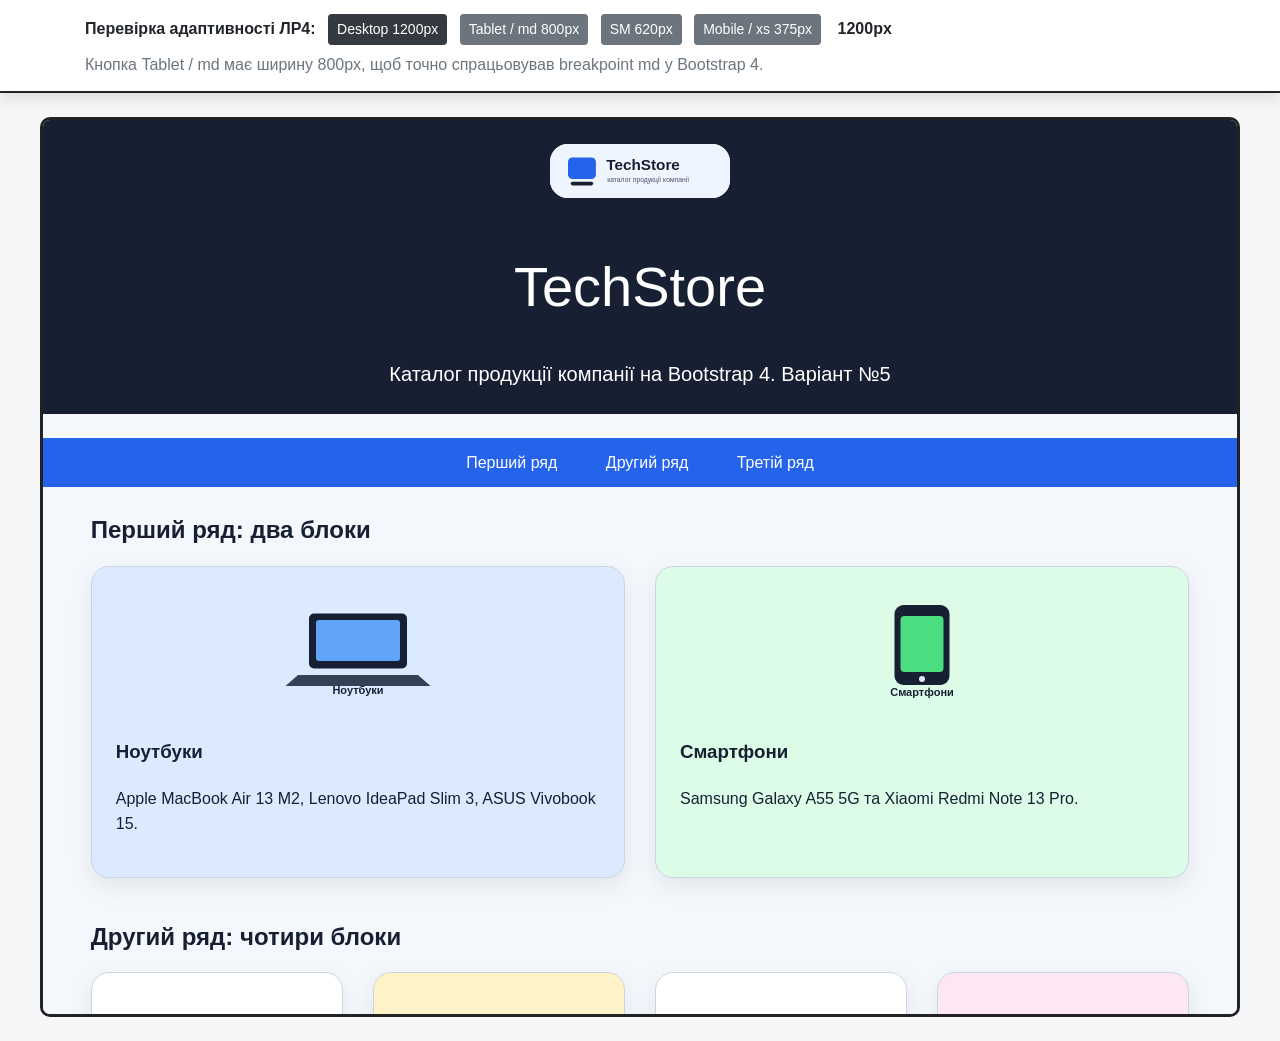
<file: index.html>
<!DOCTYPE html>
<html lang="uk">
<head>
  <meta charset="UTF-8">
  <meta name="viewport" content="width=device-width, initial-scale=1.0">
  <title>Перевірка адаптивності TechStore</title>
  <link rel="stylesheet" href="https://stackpath.bootstrapcdn.com/bootstrap/4.5.2/css/bootstrap.min.css">
  <style>
    body {
      background: #f4f6f8;
      font-family: Arial, sans-serif;
    }
    .tools {
      position: sticky;
      top: 0;
      z-index: 1000;
      background: #ffffff;
      border-bottom: 2px solid #222;
      box-shadow: 0 4px 16px rgba(0,0,0,.12);
      padding: 14px 0;
    }
    .preview-wrap {
      width: 100%;
      overflow-x: auto;
      padding: 24px 0;
    }
    .preview-frame {
      display: block;
      width: 1200px;
      height: 900px;
      margin: 0 auto;
      border: 3px solid #222;
      border-radius: 10px;
      background: #fff;
      transition: width .25s ease;
    }
    .label-size {
      font-weight: 700;
      margin-left: 12px;
    }
  </style>
</head>
<body>
  <div class="tools">
    <div class="container">
      <strong>Перевірка адаптивності ЛР4:</strong>
      <button class="btn btn-dark btn-sm ml-2" onclick="setFrame(1200)">Desktop 1200px</button>
      <button class="btn btn-secondary btn-sm ml-2" onclick="setFrame(800)">Tablet / md 800px</button>
      <button class="btn btn-secondary btn-sm ml-2" onclick="setFrame(620)">SM 620px</button>
      <button class="btn btn-secondary btn-sm ml-2" onclick="setFrame(375)">Mobile / xs 375px</button>
      <span class="label-size" id="sizeLabel">1200px</span>
      <p class="mb-0 mt-2 text-muted">
        Кнопка Tablet / md має ширину 800px, щоб точно спрацьовував breakpoint md у Bootstrap 4.
      </p>
    </div>
  </div>

  <div class="preview-wrap">
    <iframe id="previewFrame" class="preview-frame" src="site.html"></iframe>
  </div>

  <script>
    function setFrame(width) {
      const frame = document.getElementById('previewFrame');
      const label = document.getElementById('sizeLabel');
      frame.style.width = width + 'px';
      label.textContent = width + 'px';
    }
  </script>
</body>
</html>
</file>
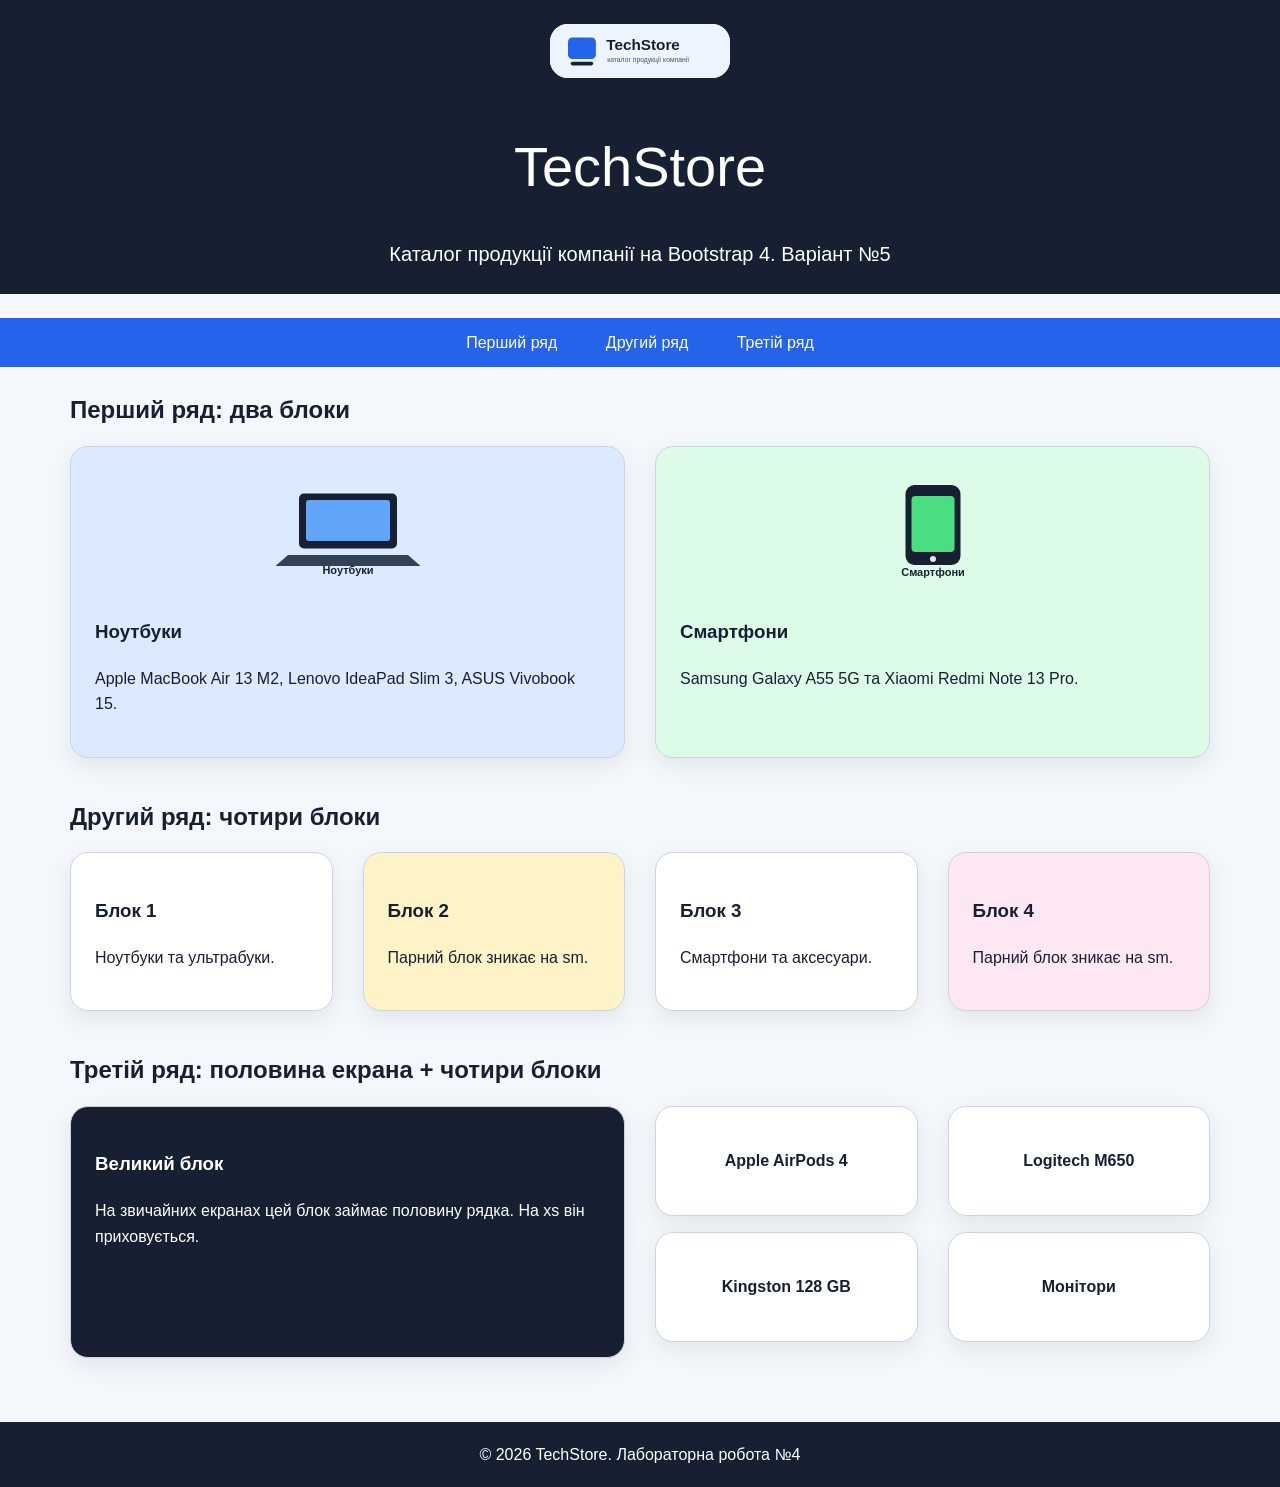
<file: site.html>
<!DOCTYPE html>
<html lang="uk">
<head>
  <meta charset="UTF-8">
  <meta name="viewport" content="width=device-width, initial-scale=1, shrink-to-fit=no">
  <meta name="description" content="Лабораторна робота №4 Bootstrap 4 TechStore">
  <meta name="keywords" content="Bootstrap 4, TechStore, Grid, адаптивність">
  <meta name="author" content="Курка Євгеній">
  <title>TechStore — Bootstrap 4</title>
  <link rel="stylesheet" href="css/bootstrap.min.css">
  <link rel="stylesheet" href="css/style.css">
</head>
<body>
<header class="page-header text-center py-4 mb-4">
  <div class="container">
    <img src="img/logo.svg" alt="TechStore">
    <h1 class="display-4">TechStore</h1>
    <p class="lead mb-0">Каталог продукції компанії на Bootstrap 4. Варіант №5</p>
  </div>
</header>
<nav class="top-nav mb-4">
  <a href="#row1">Перший ряд</a>
  <a href="#row2">Другий ряд</a>
  <a href="#row3">Третій ряд</a>
</nav>
<main class="container mb-5">
  <section id="row1" class="mb-4">
    <h2 class="h4 mb-3 section-title">Перший ряд: два блоки</h2>
    <div class="row align-items-stretch">
      <div class="col-12 col-sm-6 col-md-5 offset-md-1 col-lg-6 offset-lg-0 mb-3">
        <article class="lab-block lab-block--blue p-4 h-100">
          <img src="img/laptop.svg" alt="Ноутбуки">
          <h3>Ноутбуки</h3>
          <p>Apple MacBook Air 13 M2, Lenovo IdeaPad Slim 3, ASUS Vivobook 15.</p>
        </article>
      </div>
      <div class="col-12 col-sm-6 col-md-5 col-lg-6 mb-3">
        <article class="lab-block lab-block--green p-4 h-100">
          <img src="img/phone.svg" alt="Смартфони">
          <h3>Смартфони</h3>
          <p>Samsung Galaxy A55 5G та Xiaomi Redmi Note 13 Pro.</p>
        </article>
      </div>
    </div>
  </section>
  <section id="row2" class="mb-4">
    <h2 class="h4 mb-3 section-title">Другий ряд: чотири блоки</h2>
    <div class="row">
      <div class="col-12 col-sm-6 col-md-3 mb-3">
        <article class="lab-block p-4 h-100"><h3>Блок 1</h3><p>Ноутбуки та ультрабуки.</p></article>
      </div>
      <div class="col-12 col-sm-6 col-md-3 mb-3 d-sm-none d-md-block">
        <article class="lab-block lab-block--yellow p-4 h-100"><h3>Блок 2</h3><p>Парний блок зникає на sm.</p></article>
      </div>
      <div class="col-12 col-sm-6 col-md-3 mb-3">
        <article class="lab-block p-4 h-100"><h3>Блок 3</h3><p>Смартфони та аксесуари.</p></article>
      </div>
      <div class="col-12 col-sm-6 col-md-3 mb-3 d-sm-none d-md-block">
        <article class="lab-block lab-block--pink p-4 h-100"><h3>Блок 4</h3><p>Парний блок зникає на sm.</p></article>
      </div>
    </div>
  </section>
  <section id="row3" class="mb-4">
    <h2 class="h4 mb-3 section-title">Третій ряд: половина екрана + чотири блоки</h2>
    <div class="row">
      <div class="col-12 col-md-6 mb-3 xs-big-block">
        <article class="lab-block lab-block--dark p-4 h-100">
          <h3>Великий блок</h3>
          <p>На звичайних екранах цей блок займає половину рядка. На xs він приховується.</p>
        </article>
      </div>
      <div class="col-12 mb-3 d-block d-sm-none empty-xs">
        <div class="empty-xs"></div>
      </div>
      <div class="col-12 col-md-6 mb-3">
        <div class="row">
          <div class="col-12 col-sm-6 mb-3"><article class="lab-block small-block p-4">Apple AirPods 4</article></div>
          <div class="col-12 col-sm-6 mb-3"><article class="lab-block small-block p-4">Logitech M650</article></div>
          <div class="col-12 col-sm-6 mb-3"><article class="lab-block small-block p-4">Kingston 128 GB</article></div>
          <div class="col-12 col-sm-6 mb-3"><article class="lab-block small-block p-4">Монітори</article></div>
        </div>
      </div>
    </div>
  </section>
</main>
<footer class="footer">© 2026 TechStore. Лабораторна робота №4</footer>
<script src="js/bootstrap.bundle.min.js"></script>
</body></html>
</file>
<file: css/style.css>
*{box-sizing:border-box}body{margin:0;font-family:Arial,Verdana,sans-serif;background:#f4f7fb;color:#172033;line-height:1.6}.page-header{background:#172033;color:#fff}.page-header img{width:180px;max-width:100%;background:#fff;border-radius:18px;margin-bottom:10px}.top-nav{background:#2563eb;padding:12px;text-align:center}.top-nav a{color:#fff;text-decoration:none;margin:0 10px;padding:8px 12px;border-radius:10px}.top-nav a:hover{background:#1d4ed8;text-decoration:none}.section-title{font-weight:700;color:#172033}.lab-block{border-radius:18px;border:1px solid #cbd5e1;box-shadow:0 8px 24px rgba(15,23,42,.08);background:#fff;transition:.3s;min-height:150px}.lab-block:hover{transform:translateY(-4px)}.lab-block--blue{background:#dbeafe}.lab-block--green{background:#dcfce7}.lab-block--yellow{background:#fef3c7}.lab-block--pink{background:#fce7f3}.lab-block--dark{background:#172033;color:#fff}.lab-block img{width:100%;max-height:110px;object-fit:contain;margin-bottom:10px}.small-block{min-height:110px;display:flex;align-items:center;justify-content:center;text-align:center;font-weight:700}.footer{background:#172033;color:#fff;padding:20px;text-align:center}@media(max-width:575.98px){.display-4{font-size:2.2rem}.top-nav{display:block}.top-nav a{display:block;margin:5px 0}.lab-block{min-height:auto}}

/* ЛР4: великий блок третього ряду зникає тільки на xs */
.xs-big-block {
  display: block !important;
}

.xs-empty-wrapper {
  display: none !important;
}

@media (max-width: 575.98px) {
  .xs-big-block {
    display: none !important;
  }

  .xs-empty-wrapper {
    display: block !important;
  }

  .xs-empty-space {
    min-height: 120px;
    border: 2px dashed #b8c0cc;
    background-color: #f8f9fa;
    border-radius: 10px;
  }
}
</file>
